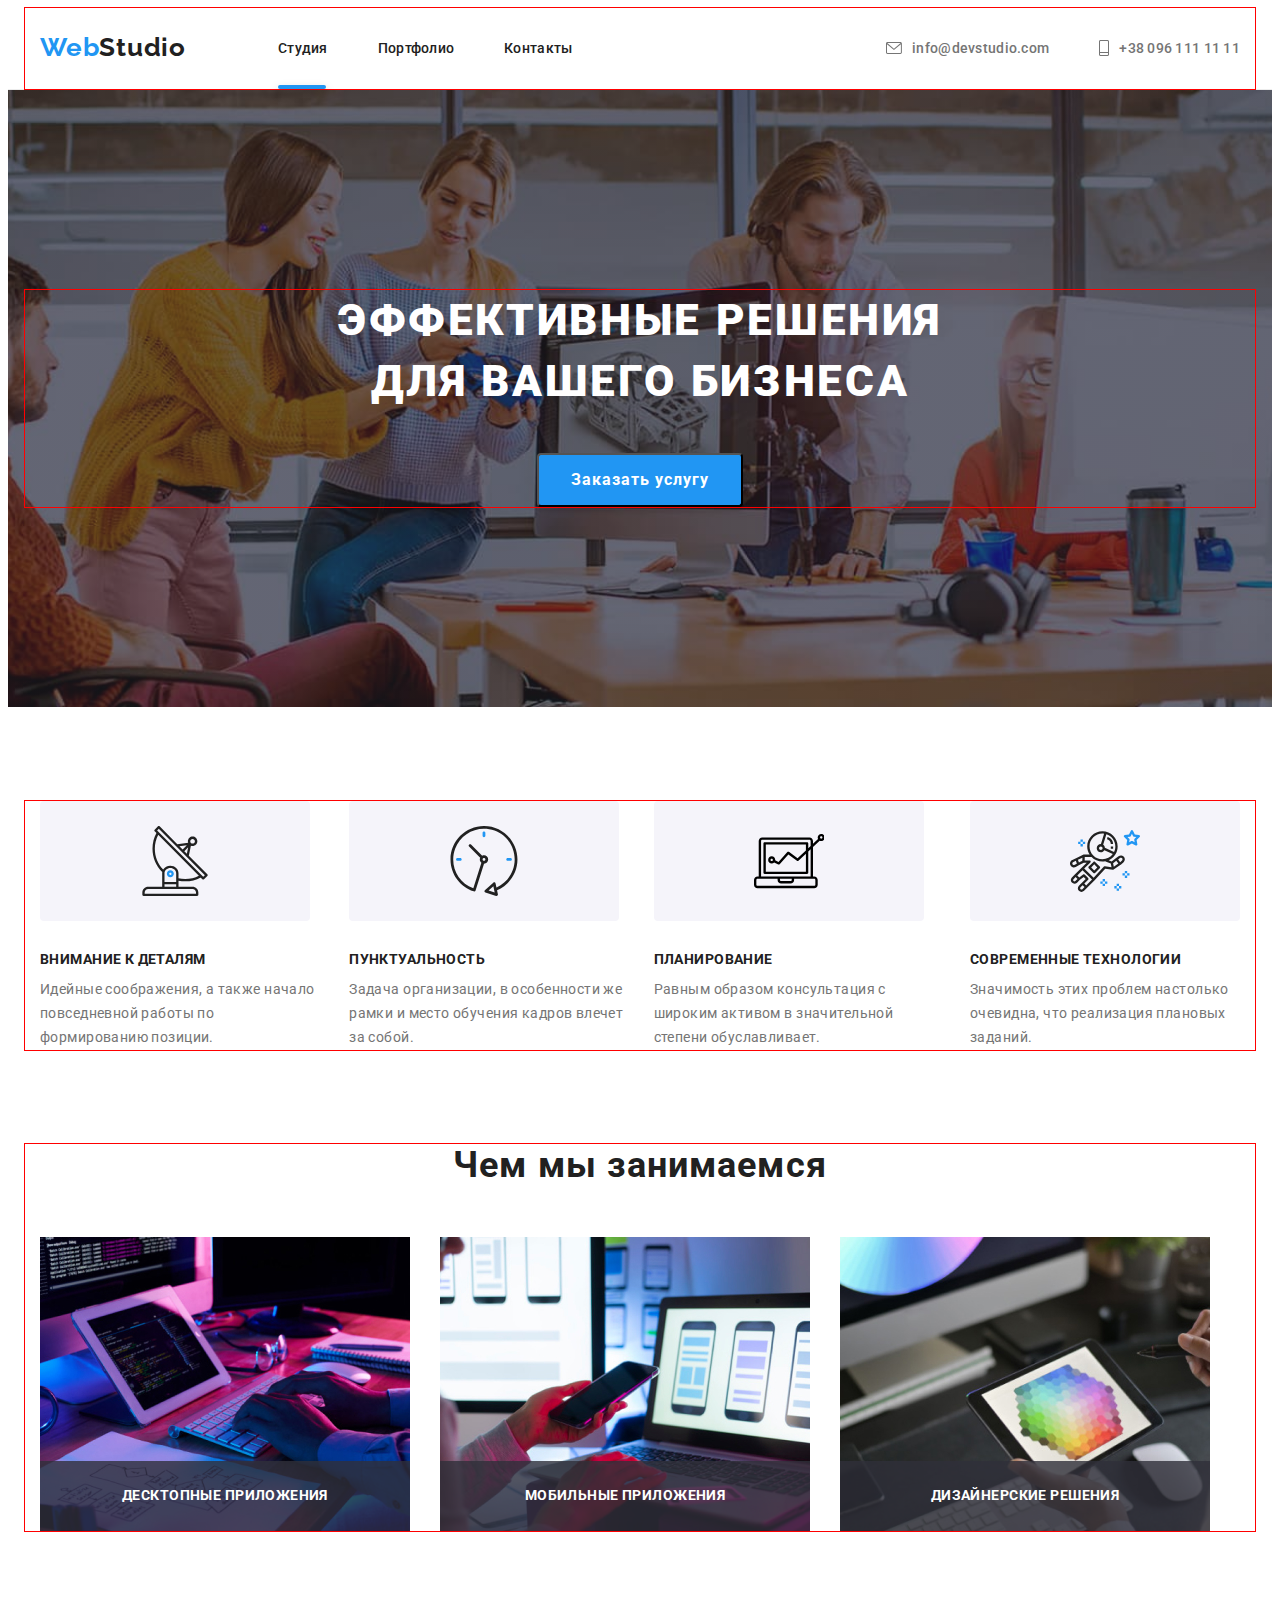
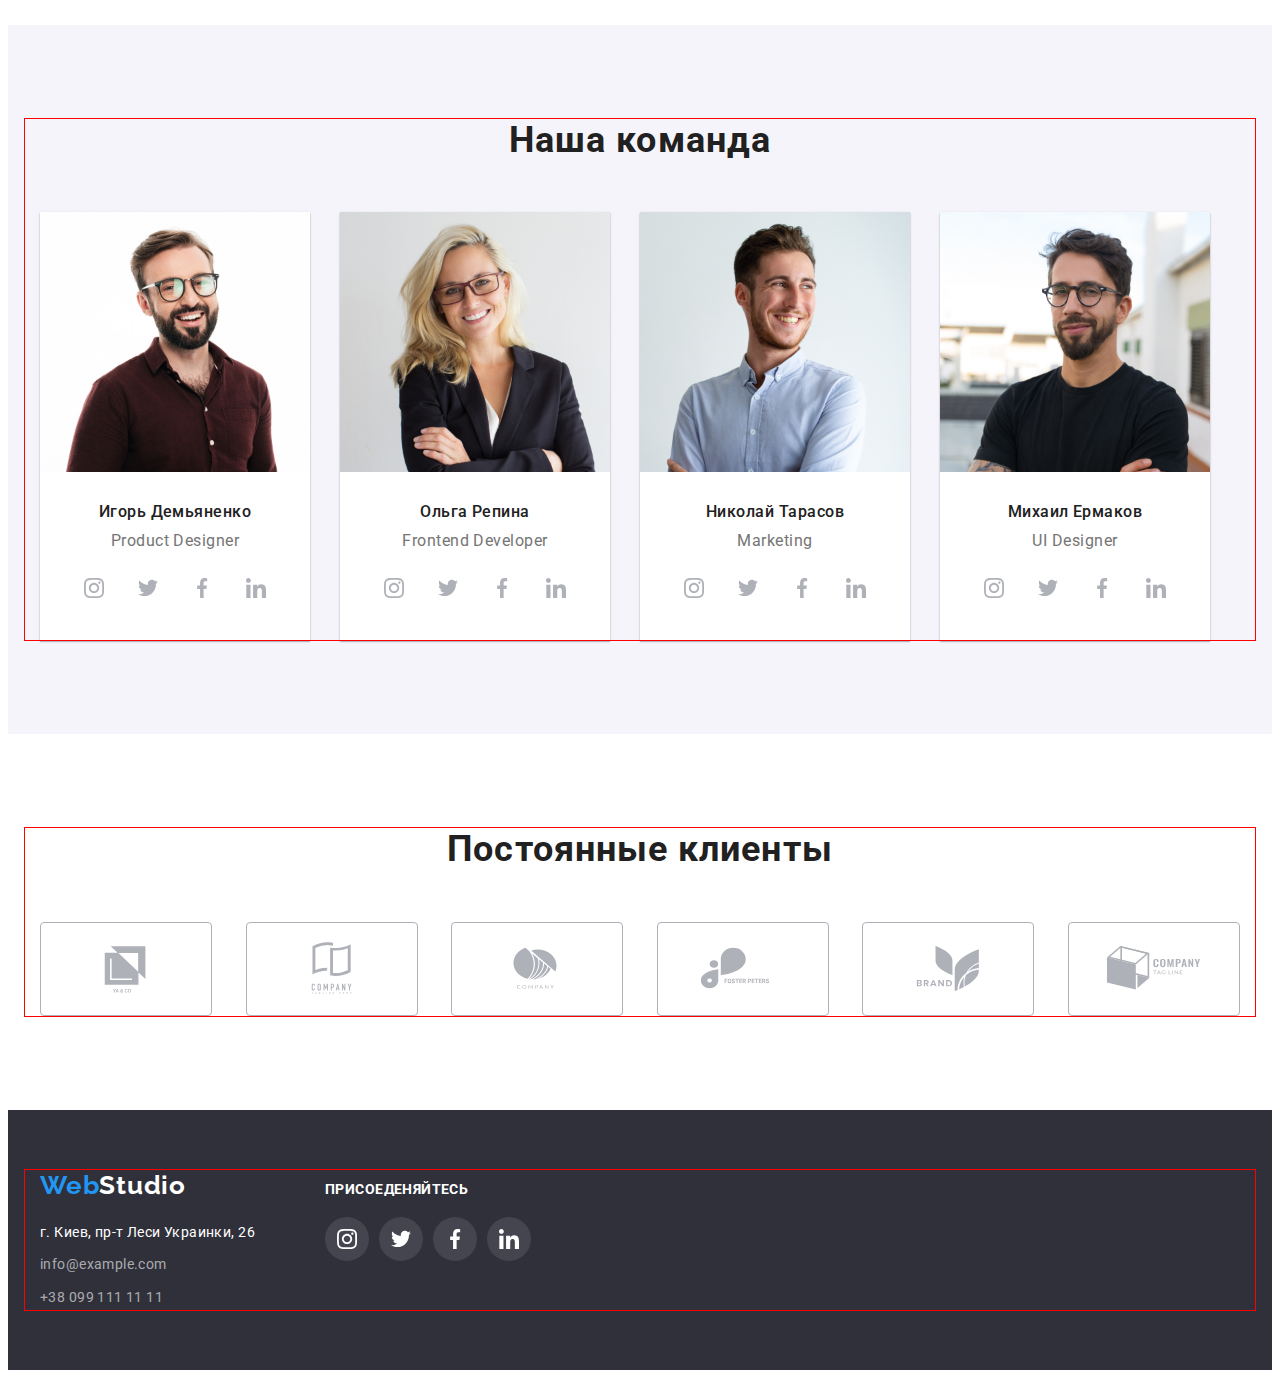
<file: index.html>
<!DOCTYPE html>
<html lang="en">
   <!--Head-->
  <head>
    <meta charset="UTF-8">
    <meta http-equiv="X-UA-Compatible" content="IE=edge">
    <meta name="viewport" content="width=device-width, initial-scale=1.0">
    <link rel="preconnect" href="https://fonts.googleapis.com">
    <link rel="preconnect" href="https://fonts.gstatic.com" crossorigin>
    <link href="https://fonts.googleapis.com/css2?family=Raleway:wght@700&family=Roboto:wght@400;500;700;900&display=swap" rel="stylesheet">

    <title>Document</title>
    <link rel="stylesheet" href="https://cdnjs.cloudflare.com/ajax/libs/modern-normalize/1.1.0/modern-normalize.min.css" 
    integrity="sha512-wpPYUAdjBVSE4KJnH1VR1HeZfpl1ub8YT/NKx4PuQ5NmX2tKuGu6U/JRp5y+Y8XG2tV+wKQpNHVUX03MfMFn9Q==" 
    crossorigin="anonymous" referrerpolicy="no-referrer" />
    <style>
        a{
        text-decoration: none;
        }
    </style>
    <link rel="stylesheet" href="./css/styles.css">
  </head> 

  <!--Body-->
  <body>

   <!--Header-->
   <header class="header">
      <div class="containar">
       <div class="nav-header">
       <a href="" class="logo">Web<span class="logo-accent">Studio</span></a>
       <nav class="flex-list">
        <ul class="site-nav ">
          <li class="items"><a href="./index.html" class="link current decoration" >Студия</a></li>
          <li class="items"><a href="./portfolio.html" class="link decoration">Портфолио</a></li>
          <li class="items"><a href="" class="link decoration">Контакты</a></li>
        </ul>
       </nav>
        <ul class="auth-nav">
          <li class="items">
             <a href="mailto:info@devstudio.com" class="auth-link">
                <svg class="address-list" width="16" height="12">
                  <use href="./images/icons.svg#icon-envelope-hover-1">
                  </use>
                </svg>
                info@devstudio.com
             </a>
          </li>
          <li class="items">
             <a href="tel:+380961111111" class="auth-link">
                <svg class="tel" width="10" height="16">
                   <use href="./images/icons.svg#icon-Vector-1">
                   </use>
                </svg>
               +38 096 111 11 11</a>
          </li>
        </ul>
       </div>
      </div> 
   </header>

   <!--Main-->
   <main>
     <!--Герой-->
        <section class="hero"  >
         <div class="containar">
               <h1 class="hero-title">Эффективные решения для вашего бизнеса</h1>
               <button type="button" class="hero-button" data-modal-open>Заказать услугу</button>
         </div>
        </section>
     <!--Детали-->
        <section class="details">
         <div class="containar">
          <h2 class="visually-hidden">Детали</h2>
          <ul class="feature-list">
            <li class="list-item">
               <div class="details-item">
                 <svg class="details-cont" width="70" height="70">
                   <use href="./images/icons.svg#icon-antenna"></use>
                 </svg>
               </div>
               <h3 class="title">Внимание к деталям</h3>
               <p class="text-det">Идейные соображения, а также начало повседневной работы по формированию позиции.</p>
            </li>

            <li class="list-item">
               <div class="details-item">
                  <svg class="details-cont" width="70" height="70">
                     <use href="./images/icons.svg#icon-clock"></use>
                  </svg>
               </div>
               <h3 class="title">Пунктуальность</h3>
               <p class="text-det">Задача организации, в особенности же рамки и место обучения кадров влечет за собой.</p>
            </li>

            <li class="list-item">
               <div class="details-item">
                  <svg class="details-cont" width="70" height="70">
                    <use href="./images/icons.svg#icon-Vector"></use>
                  </svg>
               </div>
               <h3 class="title">Планирование</h3>
               <p class="text-det">Равным образом консультация с широким активом в значительной степени обуславливает.</p>
            </li>

            <li class="list-item">
               <div class="details-item">
                  <svg class="details-cont" width="70" height="70">
                     <use href="./images/icons.svg#icon-astronaut"></use>
                  </svg>
               </div>
               <h3 class="title">Современные технологии</h3>
               <p class="text-det">Значимость этих проблем настолько очевидна, что реализация плановых заданий.</p>
            </li>
          </ul>
         </div>
        </section>
     <!--Чем занимаемся-->
        <section class="doing">
         <div class="containar">
          <div class="how">
          <h2 class="section-title">Чем мы занимаемся</h2>
          <ul class="how-list">
            <li class="images">
               <div class="images-thumb">
                 <img src="./images/mac.jpg" alt="Набираем  список" width="370">
                 <p class="suggestions">Десктопные приложения</p>
               </div>
            </li>

            <li class="images">
               <div class="images-thumb">
                 <img src="./images/mobil.jpg" alt="Приложение на телефоне" width="370">
               <p class="suggestions">Мобильные приложения</p>
               </div>
            </li>

            <li class="images">
               <div class="images-thumb">
                 <img src="./images/ipad.jpg" alt="Рисуем на планшете" width="370">
               <p class="suggestions">Дизайнерские решения</p>
               </div>
            </li>
          </ul>
          </div>
         </div>
      
        </section>
        
     <!--Команда-->
     <section class="team">
        <div class="containar">
         <h2 class="team-title">Наша команда</h2>
         <ul class="last">
          <li class="list-employees">
            <div class="employees">
             <img src="./images/igor.jpg" alt="Игорь" width="270">
               <div class="team-list-employees">
                   <h3 class="name">Игорь Демьяненко</h3>
                   <p class="job-title">Product Designer</p>
                   <ul class="team-soc-list">
                    <li class="team-soc-item">
                       <a href="" class="team-soc-link ">
                          <svg class="team-soc-icon" width="20" height="20">
                             <use href="./images/icons.svg#icon-instagram-2">
                             </use>
                          </svg> 
                       </a>
                     </li>

                    <li class="team-soc-item">
                       <a href="" class="team-soc-link">
                          <svg class="team-soc-icon" width="20" height="20">
                             <use href="./images/icons.svg#icon-twitter-1"></use>
                          </svg>
                       </a>
                     </li>

                    <li class="team-soc-item">
                       <a href="" class="team-soc-link">
                          <svg class="team-soc-icon" width="20" height="20">
                             <use href="./images/icons.svg#icon-facebook-1"></use>
                          </svg>
                       </a>
                     </li>

                    <li class="team-soc-item">
                       <a href="" class="team-soc-link">
                          <svg class="team-soc-icon" width="20" height="20">
                             <use href="./images/icons.svg#icon-linkedin-1"></use>
                          </svg>
                       </a>
                     </li>
                   </ul>
               </div>
             </div>
          </li>

          <li class="list-employees">
            <div class="employees">
             <img src="./images/olga.jpg" alt="Ольга" width="270">
              <div class="team-list-employees">
                <h3 class="name">Ольга Репина</h3>
                <p class="job-title">Frontend Developer</p>
                <ul class="team-soc-list">
                 <li class="team-soc-item">
                    <a href="" class="team-soc-link">
                       <svg class="team-soc-icon" width="20" height="20">
                          <use href="./images/icons.svg#icon-instagram-2">
                          </use>
                       </svg>    
                    </a>
                  </li>

                 <li class="team-soc-item">
                    <a href="" class="team-soc-link">
                       <svg class="team-soc-icon" width="20" height="20">
                          <use href="./images/icons.svg#icon-twitter-1"></use>
                       </svg>
                    </a>
                  </li>

                 <li class="team-soc-item">
                    <a href="" class="team-soc-link">
                       <svg class="team-soc-icon" width="20" height="20">
                          <use href="./images/icons.svg#icon-facebook-1"></use>
                       </svg>
                    </a>
                  </li>

                 <li class="team-soc-item">
                    <a href="" class="team-soc-link">
                       <svg class="team-soc-icon" width="20" height="20">
                          <use href="./images/icons.svg#icon-linkedin-1"></use>
                       </svg>
                    </a>
                  </li>
                </ul>
              </div>
            </div>
          </li>

          <li class="list-employees">
            <div class="employees">
             <img src="./images/nikolay.jpg" alt="Николай" width="270">
                <div class="team-list-employees">
                  <h3 class="name">Николай Тарасов</h3>
                  <p class="job-title">Marketing</p>
                   <ul class="team-soc-list">
                  <li class="team-soc-item">
                     <a href="" class="team-soc-link">
                        <svg class="team-soc-icon" width="20" height="20">
                           <use href="./images/icons.svg#icon-instagram-2"></use>
                        </svg>                    
                     </a>
                  </li>

                  <li class="team-soc-item">
                     <a href="" class="team-soc-link">
                        <svg class="team-soc-icon" width="20" height="20">
                           <use href="./images/icons.svg#icon-twitter-1"></use>
                        </svg>
                     </a>
                  </li>

                  <li class="team-soc-item">
                     <a href="" class="team-soc-link">
                        <svg class="team-soc-icon" width="20" height="20">
                           <use href="./images/icons.svg#icon-facebook-1"></use>
                        </svg>
                     </a>
                  </li>

                  <li class="team-soc-item">
                     <a href="" class="team-soc-link">
                        <svg class="team-soc-icon" width="20" height="20">
                           <use href="./images/icons.svg#icon-linkedin-1"></use>
                        </svg>
                     </a>
                  </li>
                   </ul>
                </div>
             </div>
          </li>

          <li class="list-employees">
            <div class="employees">
             <img src="./images/mihail.jpg" alt="Михаил" width="270">
               <div class="team-list-employees">
                <h3 class="name">Михаил Ермаков</h3>
                <p class="job-title">UI Designer</p>
                <ul class="team-soc-list">
                 <li class="team-soc-item">
                    <a href="" class="team-soc-link">
                       <svg class="team-soc-icon" width="20" height="20">
                          <use href="./images/icons.svg#icon-instagram-2"></use>
                       </svg>                   
                    </a>
                  </li>

                 <li class="team-soc-item">
                    <a href="" class="team-soc-link">
                       <svg class="team-soc-icon" width="20" height="20">
                          <use href="./images/icons.svg#icon-twitter-1"></use>
                       </svg>
                    </a>
                  </li>

                 <li class="team-soc-item">
                    <a href="" class="team-soc-link">
                       <svg class="team-soc-icon" width="20" height="20">
                          <use href="./images/icons.svg#icon-facebook-1"></use>
                       </svg>
                    </a>
                  </li>

                 <li class="team-soc-item">
                    <a href="" class="team-soc-link">
                       <svg class="team-soc-icon" width="20" height="20">
                          <use href="./images/icons.svg#icon-linkedin-1"></use>
                       </svg>
                    </a>
                  </li>
                </ul>
               </div>
             </div>
          </li>

         </ul>
        </div>
     </section>
   <!--Постоянные клиенты-->
   <section class="regular-customers">
      <div class="containar">
         <h2 class="reg">Постоянные клиенты</h2>
         <ul class="regular-customers-items">
            <li class="regular">
               <a href="" class="regular-customers-link">
                  <svg class="regular-customers-icon" width="106" height="60">
                     <use href="./images/icons.svg#icon-Logo-1"></use>
                  </svg>
               </a>
            </li>

            <li class="regular">
               <a href="" class="regular-customers-link">
                  <svg class="regular-customers-icon"  width="106" height="60">
                     <use href="./images/icons.svg#icon-Logo-2"></use>
                  </svg>
               </a>
            </li>

            <li class="regular">
               <a href="" class="regular-customers-link">
                  <svg class="regular-customers-icon"  width="106" height="60">
                     <use href="./images/icons.svg#icon-Logo-3"></use>
                  </svg>
               </a>
            </li>

            <li class="regular">
               <a href="" class="regular-customers-link">
                  <svg class="regular-customers-icon"  width="106" height="60">
                     <use href="./images/icons.svg#icon-Logo-4"></use>
                  </svg>
               </a>
            </li>

            <li class="regular">
               <a href="" class="regular-customers-link">
                  <svg class="regular-customers-icon"  width="106" height="60">
                     <use href="./images/icons.svg#icon-Logo-5"></use>
                  </svg>
               </a>
            </li>

            <li class="regular">
               <a href="" class="regular-customers-link">
                  <svg class="regular-customers-icon"  width="106" height="60">
                     <use href="./images/icons.svg#icon-Logo-6"></use>
                  </svg>
               </a>
            </li>

         </ul>
      </div>
   </section>
   </main>

   <!--Футер-->
   <footer class="foter">
      <div class="containar-foter">
         <div class="logo-all">
            <a href="" class="logo-footer">Web<span class="accent">Studio</span></a>
            <address class="address-title">
               г. Киев, пр-т Леси Украинки, 26
            </address>
   
            <address class="address">
               <ul class="addres-links">
                  <li class="mail-link">
                     <a class="footer-mail" href="mailto:info@example.com">info@example.com</a><br>
                  </li>
                  <li class="telefon-link">
                     <a class="footer-telefon" href="tel:+380991111111" >+38 099 111 11 11</a>
                  </li>
               </ul>
            </address>
         </div>
         <div class="icons">
            <h2 class="join">ПРИСОЕДЕНЯЙТЕСЬ</h2>
            <ul class="join-link-icons">
               <li class="join-list">
                  <a href="" class="join-link">
                     <svg class="join-link-icon" width="20" height="20">
                        <use href="./images/icons.svg#icon-instagram-2">
                        </use>
                     </svg>
                  </a>
               </li>
   
               <li class="join-list">
                  <a href="" class="join-link">
                     <svg class="join-link-icon" width="20" height="20">
                        <use href="./images/icons.svg#icon-twitter-1"></use>
                     </svg>
                  </a>
               </li>
   
               <li class="join-list">
                  <a href="" class="join-link">
                     <svg class="join-link-icon" width="20" height="20">
                        <use href="./images/icons.svg#icon-facebook-1"></use>
                     </svg>
                  </a>
               </li>
   
               <li class="join-list">
                  <a href="" class="join-link">
                     <svg class="join-link-icon" width="20" height="20">
                        <use href="./images/icons.svg#icon-linkedin-1"></use>
                     </svg>
                  </a>
               </li>
            </ul>
         </div>
      </div>
   
   </footer>
    
   <!-- Модальное окно-->
   <div class="backdrop is-hidden"  data-modal>
      <div class="modal" >
         <button type="button" class="model-close-button" data-modal-close>
            <svg class="modal-icon" width="11" height="11">
               <use href="./images/icons.svg#icon-close"></use>
            </svg>
         </button>
      </div>
   </div>
   <script src="./js/modal.js"></script>

  </body>
</html>
</file>
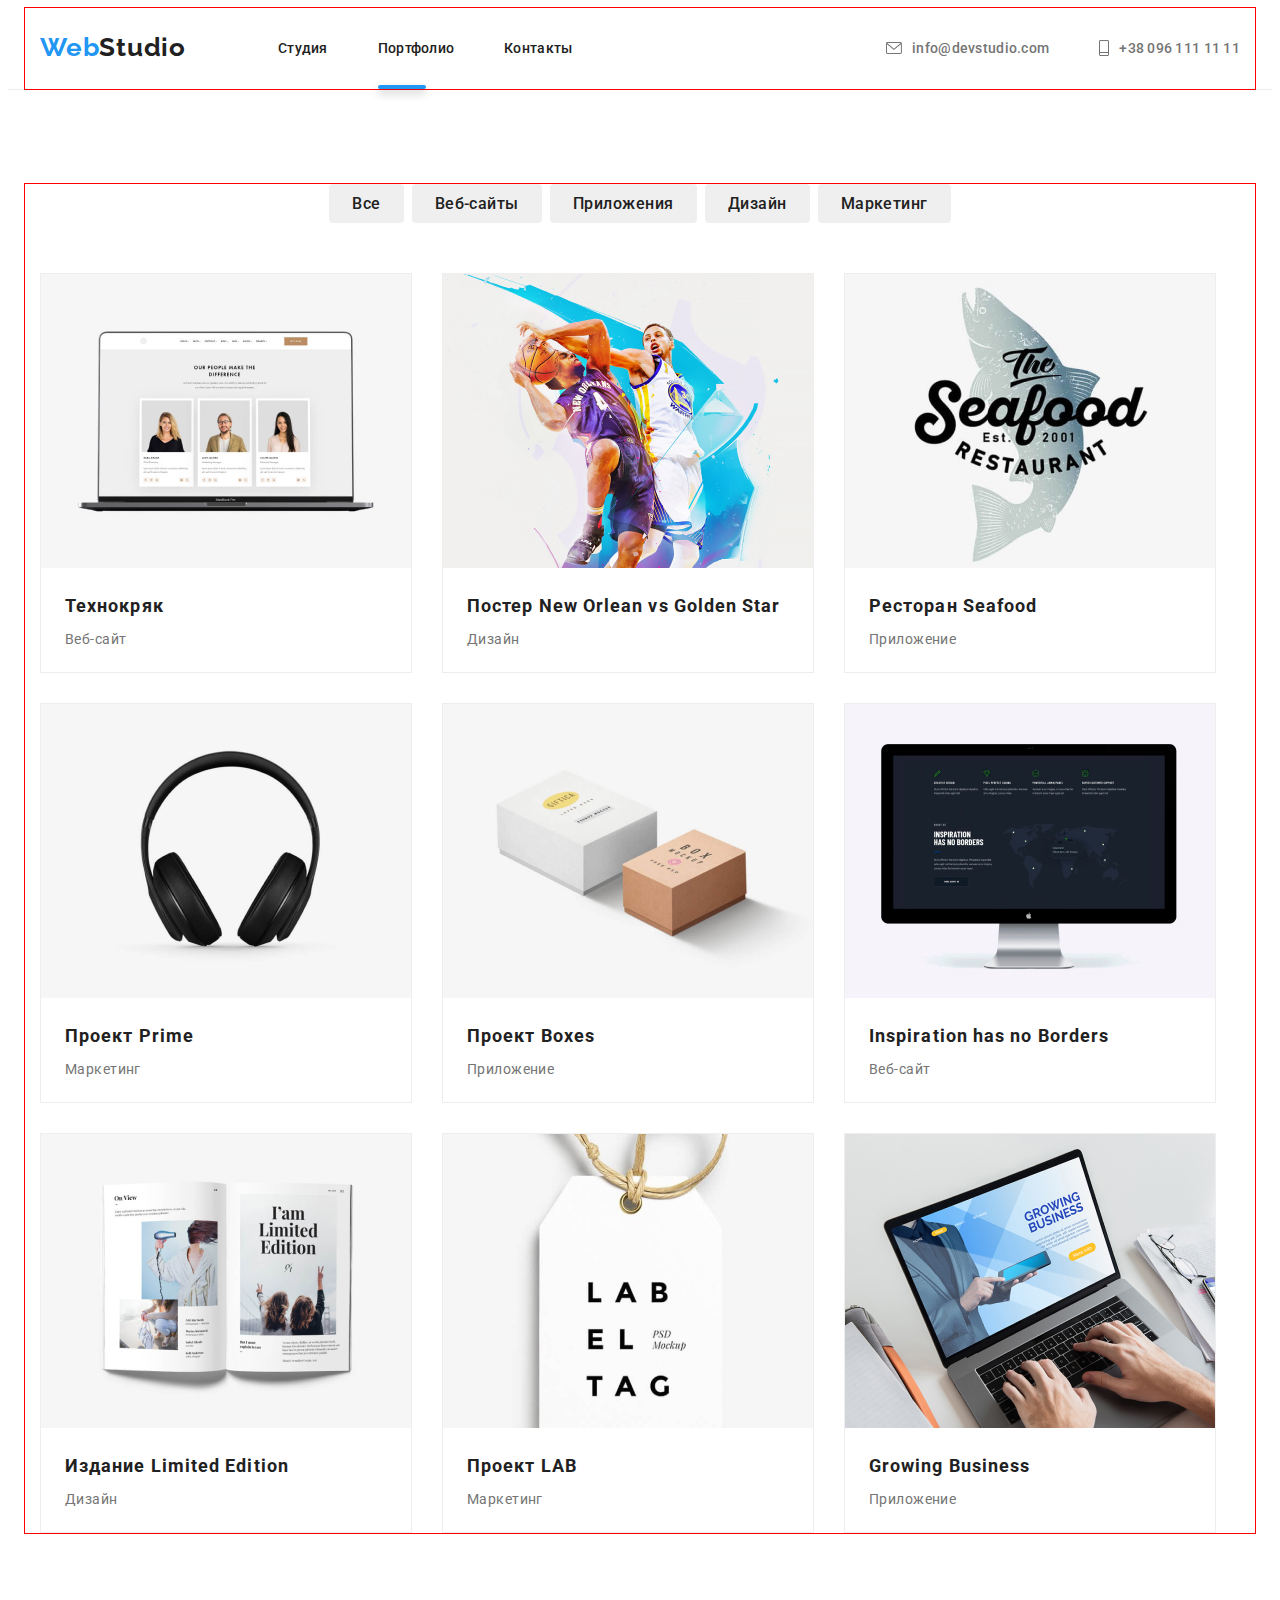
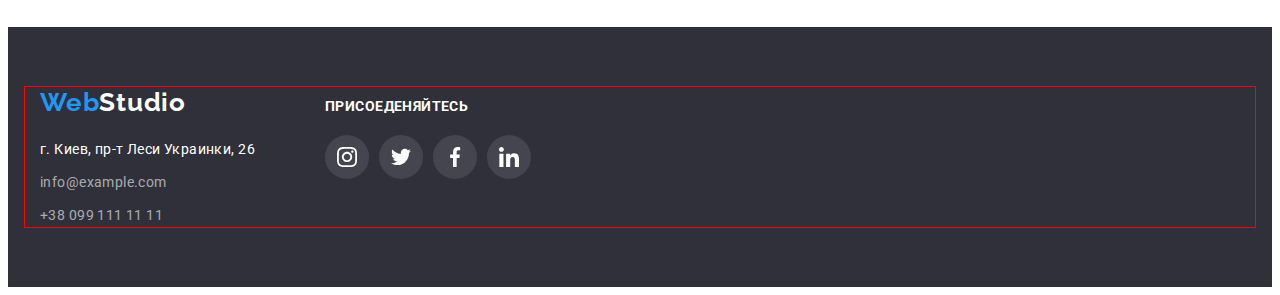
<file: portfolio.html>
<!DOCTYPE html>
<html lang="en">
  <!--Head-->
  <head>
    <meta charset="UTF-8">
    <meta http-equiv="X-UA-Compatible" content="IE=edge">
    <meta name="viewport" content="width=device-width, initial-scale=1.0">
    <link rel="preconnect" href="https://fonts.googleapis.com">
    <link rel="preconnect" href="https://fonts.gstatic.com" crossorigin>
    <link href="https://fonts.googleapis.com/css2?family=Raleway:wght@700&family=Roboto:wght@400;500;700;900&display=swap" rel="stylesheet">

    <title>Document</title>
    <link rel="stylesheet" href="https://cdnjs.cloudflare.com/ajax/libs/modern-normalize/1.1.0/modern-normalize.min.css" 
    integrity="sha512-wpPYUAdjBVSE4KJnH1VR1HeZfpl1ub8YT/NKx4PuQ5NmX2tKuGu6U/JRp5y+Y8XG2tV+wKQpNHVUX03MfMFn9Q==" crossorigin="anonymous"
     referrerpolicy="no-referrer" />
    <style>
        a{
        text-decoration: none;
        }
    </style>
    <link rel="stylesheet" href="./css/styles.css">
  </head>

  <!--Body-->
  <body>

    <!--Header-->
    <header class="header">
      <div class="containar">
        <div class="nav-header">
          <a href="" class="logo">Web<span class="logo-accent">Studio</span></a>
          <nav>
            <ul class="site-nav ">
              <li class="items"><a href="./index.html" class="link decoration">Студия</a></li>
              <li class="items"><a href="" class="link current decoration">Портфолио</a></li>
              <li class="items"><a href="" class="link decoration">Контакты</a></li>
            </ul>
          </nav>
          <ul class="auth-nav">
            <li class="items">
              <a href="mailto:info@devstudio.com" class="auth-link">
                <svg class="address-list" width="16" height="12">
                  <use href="./images/icons.svg#icon-envelope-hover-1">
                  </use>
                </svg>
                info@devstudio.com
              </a>
            </li>
            <li class="items">
              <a href="tel:+380961111111" class="auth-link">
                <svg class="tel" width="10" height="16">
                  <use href="./images/icons.svg#icon-Vector-1">
                  </use>
                </svg>
                +38 096 111 11 11</a>
            </li>
          </ul>
        </div>
      </div>
    </header>
   <!--Main-->
   <main>
      <section class="pointer">
          <div class="containar">
            <h1 class="visually-hidden">Работы</h1>
             <ul class="list">
               <li class="work">
                  <button type="button" class="main-button">Все</button>
               </li>

               <li class="work">
                   <button type="button" class="main-button">Веб-сайты</button>
               </li>

               <li class="work">
                   <button type="button" class="main-button">Приложения</button>
               </li>

               <li class="work">
                   <button type="button" class="main-button">Дизайн</button>
               </li>

               <li class="work">
                  <button type="button" class="main-button" >Маркетинг</button>
               </li>
             </ul>

             <ul class="feature">
                <li class="item">
                   <a class="links" href="">
                    <div class="feature-item-links">
                      <img src="./images/tehnokryak.jpg" alt="Технокряк" width="370">
                      <div class="overlay">
                        <p class="item-images">Ресурс предлагает комплексные предложения 
                                           с разным уровнем функционала и сервисов.
                                           Все это позволит посетителю получить
                                           исчерпывающие сведения о компании или частном лице.</p>
                      </div>
                    </div>
                  </a>
                    <div  class="project-names">
                      <h2 class="project-title">Технокряк</h2>
                      <p class="text">Веб-сайт</p>
                    </div>
                </li>

                <li class="item">
                   <a class="links" href="">
                    <img src="./images/Golden_Star.jpg" alt="Постер" width="370"></a>
                    <div class="project-names">
                      <h2 lang="en" class="project-title" >Постер New Orlean vs Golden Star</h2>
                      <p class="text">Дизайн</p>
                    </div>
                </li>

                <li class="item">
                   <a class="links" href="">
                    <img src="./images/Seafood.jpg" alt="Ресторан" width="370"></a>
                    <div class="project-names">
                      <h2 class="project-title">Ресторан Seafood</h2>
                      <p class="text">Приложение</p>
                    </div>
                </li>

                <li class="item">
                   <a class="links" href="">
                    <img src="./images/Prime.jpg" alt="Проэкт" width="370"></a>
                    <div class="project-names">
                      <h2 class="project-title">Проект Prime</h2>
                      <p class="text">Маркетинг</p>
                    </div>
                </li>

                <li class="item">
                  <a class="links" href="">
                    <img src="./images/Boxes.jpg" alt="Коробки" width="370"></a>
                    <div class="project-names">
                      <h2 class="project-title">Проект Boxes</h2>
                      <p class="text">Приложение</p>
                    </div>
                </li>

                <li class="item">
                   <a class="links" href="">
                    <img src="./images/Borders.jpg" alt="Комп" width="370"></a>
                     <div class="project-names">
                      <h2 class="project-title">Inspiration has no Borders</h2>
                      <p class="text">Веб-сайт</p>
                     </div>
                </li>

                <li class="item">
                   <a class="links" href="">
                    <img src="./images/Limited_Edition.jpg" alt="Издание" width="370"></a>
                     <div class="project-names">
                      <h2 class="project-title">Издание Limited Edition</h2>
                      <p class="text">Дизайн</p>
                     </div>
                </li>

                <li class="item">
                   <a class="links" href="">
                    <img src="./images/LAB.jpg" alt="Проэктлаб" width="370"></a>
                     <div class="project-names">
                      <h2 class="project-title">Проект LAB</h2>
                      <p class="text">Маркетинг</p>
                     </div>
                </li>

                <li class="item">
                   <a class="links" href="">
                    <img src="./images/Growing_Business.jpg" alt="Бизнес" width="370"></a>
                     <div class="project-names">
                      <h2 class="project-title">Growing Business</h2>
                      <p class="text">Приложение</p>
                     </div>
                </li>

              </ul>
        </div>
      </section>
     </main>

      <!--Футер-->
      <footer class="foter">
        <div class="containar-foter">
          <div class="logo-all">
            <a href="" class="logo-footer">Web<span class="accent">Studio</span></a>
            <address class="address-title">
              г. Киев, пр-т Леси Украинки, 26
            </address>
      
            <address class="address">
              <ul>
                <li class="mail-link">
              <a class="footer-mail" href="mailto:info@example.com" >info@example.com</a><br>
              </li>
              <li class="telefon-link">
              <a class="footer-telefon" href="tel:+380991111111" >+38 099 111 11 11</a>
              </li>
              </ul>
            </address>
          </div>
          <div class="icons">
            <h2 class="join">ПРИСОЕДЕНЯЙТЕСЬ</h2>
            <ul class="join-link-icons">
              <li class="join-list">
                <a href="" class="join-link">
                  <svg class="join-link-icon" width="20" height="20">
                    <use href="./images/icons.svg#icon-instagram-2">
                    </use>
                  </svg>
                </a>
              </li>
      
              <li class="join-list">
                <a href="" class="join-link">
                  <svg class="join-link-icon" width="20" height="20">
                    <use href="./images/icons.svg#icon-twitter-1"></use>
                  </svg>
                </a>
              </li>
      
              <li class="join-list">
                <a href="" class="join-link">
                  <svg class="join-link-icon" width="20" height="20">
                    <use href="./images/icons.svg#icon-facebook-1"></use>
                  </svg>
                </a>
              </li>
      
              <li class="join-list">
                <a href="" class="join-link">
                  <svg class="join-link-icon" width="20" height="20">
                    <use href="./images/icons.svg#icon-linkedin-1"></use>
                  </svg>
                </a>
              </li>
            </ul>
          </div>
        </div>
      
      </footer>
  </body>
</html>
</file>
<file: css/styles.css>
:root { 
--primary-text-color: #212121;
--title-text-color: #757575;
--white-text-color: #FFFFFF;
--footer-text-color: #FFFFFF99;
--accent-color: #2196F3;
--secondary-text-color:0px 1px 3px rgba(0, 0, 0, 0.12),
    0px 1px 1px rgba(0, 0, 0, 0.14),
    0px 2px 1px rgba(0, 0, 0, 0.2);
--portfolio-shadow-set:0px 1px 1px rgba(0, 0, 0, 0.12),
    0px 4px 4px rgba(0, 0, 0, 0.06),
    1px 4px 6px rgba(0, 0, 0, 0.16);
--button-backgroud-color:0px 3px 1px rgba(0, 0, 0, 0.1),
    0px 1px 2px rgba(0, 0, 0, 0.08),
    0px 2px 2px rgba(0, 0, 0, 0.12);

}

p,
h1,
h2,
h3,
h4,
h5,
h6 {
margin: 0;
}

ul {
list-style: none;
margin: 0;
padding-left: 0;
}

body {
color:var(--primary-text-color);
font-family:roboto, sans-serif;
}

img{
display: block;
max-width: 100%;
height: auto;
}








/*Логотип */
.logo {
font-family:Raleway, sans-serif;
width: 145px;
font-weight: 700;
font-size: 26px;
line-height: 1.2;
letter-spacing: 0.03em;
color:var(--accent-color);
padding-top: 24px;
padding-bottom: 25px;
margin-right: 93px;
}

.logo-accent {
color:var(--primary-text-color);
padding-top: 24px;
padding-bottom: 25px;
}
    
.visually-hidden {
position: absolute;
white-space: nowrap;
width: 1px;
height: 1px;
overflow: hidden;
border: 0;
padding: 0;
clip: rect(0 0 0 0);
clip-path: inset(50%);
margin: -1px;
}


/*Контейнер*/
.containar,
.containar-foter{
width: 1200px;
padding-left: 15px;
padding-right: 15px;
margin-right: auto;
margin-left: auto;
outline: 1px solid red;
}


/* Шапка сайта  header */
/* site-nav*/
.header{
background-color: #FFFFFF;
padding-top: 0;
padding-bottom: 0;
border-bottom: 1px solid #ECECEC;
}

.nav-header{
display: flex;
align-items: center;
}


.link {
color:var(--primary-text-color);
font-weight: 500;
font-size: 14px;
line-height: 1.2;
letter-spacing: 0.02em;
padding-top: 32px;
padding-bottom: 32px;
}

.main-button{
color:var(--primary-text-color);
font-weight: 500;
font-size: 16px;
line-height:1.6;
text-align: center;
letter-spacing: 0.03em;
}

.link:hover,
.link:focus {
color:var(--accent-color);
}

.site-nav{
display: flex; 
}

.items{
display: flex;
margin-right: 50px;
}

.site-nav>.items{
position: relative;
}

.site-nav .link.current::after {
content: "";
position: absolute;
bottom: 0;
display: block;
width: 48px;
height: 4px;
border-radius: 2px;
background-color: var(--accent-color);
filter: drop-shadow(0px 4px 4px rgba(0, 0, 0, 0.25));
}

.link{
transition: color 250ms cubic-bezier(0.4, 0, 0.2, 1);
}
.auth-link{
transition: color 250ms cubic-bezier(0.4, 0, 0.2, 1);
}

.items:last-child{
margin-right: 0;
}

.site-nav.link.current {
color:var(--accent-color);
}


/* телефон и почта */
.auth-nav{
display: flex;
margin-left: auto;
}


.address-list,
.tel{
margin-right: 10px;
}

.address-list,
.tel{
fill: currentColor
}

.auth-nav .items + .items{
margin-right: 50px;
}

.auth-nav .items:last-child{
margin-right: 0;
} 

.auth-link{
display: block;
text-decoration: none;
}

.auth-link {
display: flex;
color: var(--title-text-color);
font-weight: 500;
font-size: 14px;
line-height: 1.2;
letter-spacing: 0.02em;
padding-top: 32px;
padding-bottom: 32px;
align-items: center;
}

.auth-link:hover,
.auth-link:focus {
color:var(--accent-color);
}



/* Main */
/* Герой */
.hero{
background-color:#2F303A ;
background-image: linear-gradient(
    rgba(47, 48, 58, 0.4),
    rgba(47, 48, 58, 0.4)
    ),
 url(../images/fon.jpg);
background-repeat: no-repeat;
background-position: center;
background-size: cover;
text-align: center;
padding-top: 200px;
padding-bottom: 200px;
}

.hero-title {
color:var(--white-text-color);
font-weight: 900;
font-size: 44px;
line-height: 1.4;
letter-spacing: 0.06em;
text-transform: uppercase;
margin-top: 0;
width: 696px;
margin-bottom: 40px;
margin-right: auto;
margin-left: auto;
text-align: center;
}

.hero-button {
background-color:var(--accent-color);
color:var(--white-text-color);
font-family: inherit;
font-weight: 700;
font-size: 16px;
line-height: 1.9;
letter-spacing: 0.06em;
border-radius: 4px;
padding: 10px 32px;
box-shadow: 0px 4px 4px rgba(0, 0, 0, 0.15);
}

.hero-button:hover,
.hero-button:focus{
background-color: #2196F3;
}

.hero-button{
transition: background-color 250ms cubic-bezier(0.4, 0, 0.2, 1);
}

.pointer {
cursor: pointer;
padding-top: 94px;
padding-bottom: 94px;
}

.work{
margin-right: 8px;
}

.work:last-child{
margin-right: 0;
}

.work:hover,
.work:focus{
box-shadow: var(--button-backgroud-color);
}

.main-button{
font-family:roboto, sans-serif;
border-radius: 4px;
padding: 6px 22px 6px 22px;
border: 1px solid transparent;
}
.main-button{
transition: background-color 250ms cubic-bezier(0.4, 0, 0.2, 1),
color 250ms cubic-bezier(0.4, 0, 0.2, 1),
box-shadow 250ms cubic-bezier(0.4, 0, 0.2, 1);
}

.project-title{
margin-bottom: 4px;
}

.list{
margin-bottom: 50px;
display: flex;
justify-content: center;
}

/* Детали */
.details{
padding-top: 94px;
}

.feature-list{
display: flex;
justify-content: center;
align-items: center;
}

.feature-list.title {
color:var(--primary-text-color);
font-weight: 700;
font-size: 14px;
line-height: 1.2;
letter-spacing: 0.03em;
text-transform: uppercase;
}

.title {
color:var(--primary-text-color);
font-weight: 700;
font-size: 14px;
line-height: 1.2;
letter-spacing: 0.03em;
text-transform: uppercase;
margin-bottom: 10px;
}

.text-det{
color:var(--title-text-color);
font-size: 14px;
line-height: 1.7;
letter-spacing: 0.03em;  
}

.text{
color:var(--title-text-color);
font-size: 14px;
line-height: 1.7;
letter-spacing: 0.03em;
}


/* Сетка*/
.feature{
display: flex;
flex-wrap: wrap;
}

.links{
transition: box-shadow 250ms cubic-bezier(0.4, 0, 0.2, 1);
}
.item{
width: 370px;
margin-right: 30px;
margin-bottom: 30px;
border: 1px solid #EEEEEE;
}

.item:nth-child(3n){
margin-right: 0;
}

.item:nth-last-child(-n +3){
margin-bottom: 0;
}

.item:hover,
.item:focus {
box-shadow: var(--portfolio-shadow-set);
}
.overlay{
transition: transform 250ms cubic-bezier(0.4, 0, 0.2, 1);
}

.project-names{
padding: 20px 24px 20px 24px;
}

.list-item{
margin-right: 30px;
}

.list-item:last-child{
margin-right: 0;
}
.details-item {
    display: block;
}
.details-item{
display: flex;
justify-content: center;
align-items: center;
width: 270px;
height: 120px;
margin-bottom: 30px;
background: #F5F4FA;
border-radius: 4px;
}

/* Чем мы занимаемся */
.how-list{
display: flex; 
}

.doing{
padding-top: 94px;
padding-bottom: 94px;
}

.section-title {
color:var(--primary-text-color);
font-weight: 700;
font-size: 36px;
line-height:1.2;
letter-spacing: 0.03em;
margin-bottom: 50px;
text-align: center;
}

.images{
width: 370px;
margin-right: 30px;
}

.images:last-child{
margin-right: 0;
}

.images-thumb{
position: relative;
}

.item-images{
position: absolute;
top: 0;
font-weight: 400;
font-size: 18px;
line-height: 1.6;
letter-spacing: 0.03em;
color: #FFFFFF;
background-color:rgba(33, 150, 243, 0.9);
padding: 63px 24px;
height: 100%;
transform: translateY(101%);
transition: transform 300ms linear;
}

.item:hover .item-images{
transform: translateY(0);
}

.feature-item-links{
position: relative;
overflow: hidden;
}

.suggestions{ 
display: flex;
justify-content: center;
align-items: center;
font-weight: 700;
font-size: 14px;
line-height: 1.2;     
letter-spacing: 0.03em;
text-transform: uppercase;
position: absolute;
width: 370px;
height: 70px;
left: 0;
bottom: 0;
color: #FFFFFF;
background-color: rgba(47, 48, 58, 0.8);
}


/* команда */
.team {
background-color: #F5F4FA;
padding-top: 94px;
padding-bottom: 94px;
}

.team-title {
color:var(--primary-text-color);
font-weight: 700;
font-size: 36px;
line-height: 1.2;
text-align: center;
letter-spacing: 0.03em;
margin-bottom: 50px;
}

.last{
display: flex;
}

.list-employees{
width: 270px;
margin-right: 30px;
background-color: #FFFFFF;
}

.list-employees:last-child{
margin-right: 0;
}

.employees{
text-align: center;
}

.team-list-employees{
padding-top: 30px;
padding-bottom: 30px;
}

.name{
font-weight: 500;
font-size: 16px;
line-height: 1.2;
letter-spacing: 0.03em;
margin-bottom: 10px;
}

.job-title {
color:var(--title-text-color);
font-size: 16px;
line-height: 1.2;
letter-spacing: 0.03em;
margin-bottom: 16px;
}

.project-title {
color:var(--primary-text-color);
font-weight: 700;
font-size: 18px;
line-height: 2;
letter-spacing: 0.06em;
}

.project-title.text {
color:var(--title-text-color);
font-weight: 400;
font-size: 16px;
line-height: 1.9;
letter-spacing: 0.03em;
}

/*SVG Команда*/
.team-soc-list{
display: flex;
justify-content: center;
}

.team-soc-item{
width: 44px;
height: 44px;
margin-left: 10px;
}

.team-soc-item:first-child{
margin-left: 0;
}
   
.team-soc-link{
display: flex;
align-items: center;
justify-content: center;
width: 100%;
height: 100%;
border-radius: 50%;
color: #AFB1B8;
}

.team-soc-link:hover,
.team-soc-link:focus {
background-color: #2196F3;
color: #FFFFFF;
}

.team-soc-link{
transition: background-color 250ms cubic-bezier(0.4, 0, 0.2, 1),
color 250ms cubic-bezier(0.4, 0, 0.2, 1);
}

.team-soc-icon{
fill: currentColor;
}

.employees{
 box-shadow: var(--secondary-text-color);
}

/*Постоянные клиенты*/

.regular-customers {
padding-top: 94px;
padding-bottom: 94px;
}

.reg {
color: var(--primary-text-color);
font-weight: 700;
font-size: 36px;
line-height: 1.2;
text-align: center;
letter-spacing: 0.03em;
margin-bottom: 50px;
}

.regular-customers-items {
display: flex;
justify-content: space-between;
}

.regular-customers-link{
display: flex;
justify-content: space-between;
}

.regular-customers-link{
transition: color 250ms cubic-bezier(0.4, 0, 0.2, 1);
    
}

.regular-customers-link{
display: flex;
width: 170px;
height: 92px;
justify-content: center;
align-items: center;
border: 1px solid  #AFB1B8;
border-radius: 4px;
color:  #AFB1B8;
}

.regular-customers-link:hover,
.regular-customers-link:focus{
border-color: #2196F3;
color: #2196F3;
}

.regular-customers-icon {
fill: currentColor
}


/* footer */
.foter{
background-color: #2F303A;;
padding-top: 60px;
padding-bottom: 60px;
}

.logo-all{
justify-content: flex-start;
margin-right: 70px;
}

.containar-foter{
display: flex;
align-items: baseline;    
}

.logo-footer {
color:var(--accent-color);
font-family:Raleway, sans-serif;
font-weight: 700;
font-size: 26px;
line-height:1.2;
letter-spacing: 0.03em;
width: 145px;
}

.accent {
color:var(--white-text-color);
}

.address-title{
color:var(--white-text-color); 
font-style: normal;
font-size: 14px;
line-height: 1.7;
letter-spacing: 0.03em;
margin-top: 20px;
}

.address{
margin-top: 9px;
}

.footer-mail,
.footer-telefon{
color:var(--footer-text-color);
font-style: normal;
font-size: 14px;
line-height: 1.7;
letter-spacing: 0.03em;
}

.footer-mail:hover,
.footer-mail:focus{
color:var(--accent-color);
}

.footer-telefon:hover,
.footer-telefon:focus {
color: var(--accent-color);
}


.mail-link{
margin-bottom: 9px;
}


.footer-mail{
transition:color 250ms cubic-bezier(0.4, 0, 0.2, 1);
}

.footer-telefon{
transition: color 250ms cubic-bezier(0.4, 0, 0.2, 1);
}

.icons{
display: block;
}

.join{       
font-weight: 700;
font-size: 14px;
line-height: 1.2;
letter-spacing: 0.03em;
color: #FFFFFF;
margin-bottom: 20px;     
}

.join-link-icons{
display: flex;
}

.join-list-icons {
display: flex;
justify-content: center;
}

.join-list {
width: 44px;
height: 44px;
margin-left: 10px;
}

.join-list:first-child {
margin-left: 0;
}

.join-link {
display: flex;
align-items: center;
justify-content: center;
width: 100%;
height: 100%;
border-radius: 50%;
color: #FFFFFF;
background-color:  rgba(255, 255, 255, 0.1);
}

.join-link{
transition: background-color 250ms cubic-bezier(0.4, 0, 0.2, 1);
}

.join-link:hover,
.join-link:focus {
background-color: #2196F3;
color: #FFFFFF;
}

.join-link-icon {
fill: currentColor;
}

/* portfolio */
.main-button:hover,
.main-button:focus{
background-color:var(--accent-color);
color:var(--white-text-color);
}

/* Модальное окно */
.backdrop{
position: fixed;
top: 0;
left:0;
width: 100%;
height: 100%;
background-color: rgba(0, 0, 0, 0.2);
transition: opacity 250ms cubic-bezier(0.4, 0, 0.2, 1),
visibiity 250ms cubic-bezier(0.4, 0, 0.2, 1);
}

.backdrop.is-hidden .modal-order {
transform: translate(0, 0);
scale(0);
}


.modal{
position: absolute;
top: 50%;
left: 50%;
transform: translate(-50%, -50%) scale(1);
width: 528px;
min-height: 581px;
background-color: #FFFFFF;
border-radius: 4px;
transition: transform 250ms cubic-bezier(0.4, 0, 0.2, 1);
}

.model-close-button{
position: absolute;
top: 8px;
right: 8px;
width: 30px;
height: 30px;
border: 1px solid rgba(0, 0, 0, 0.1);
border-radius: 50%;
background-color: transparent;
display: flex;
align-items: center;
justify-content: center;
}

.modal-icon{
color:#000000; ;
}

.is-hidden{
opacity: 0;
visibility: hidden;
pointer-events: none;
transition: transform 250ms cubic-bezier(0.4, 0, 0.2, 1);
}
</file>
